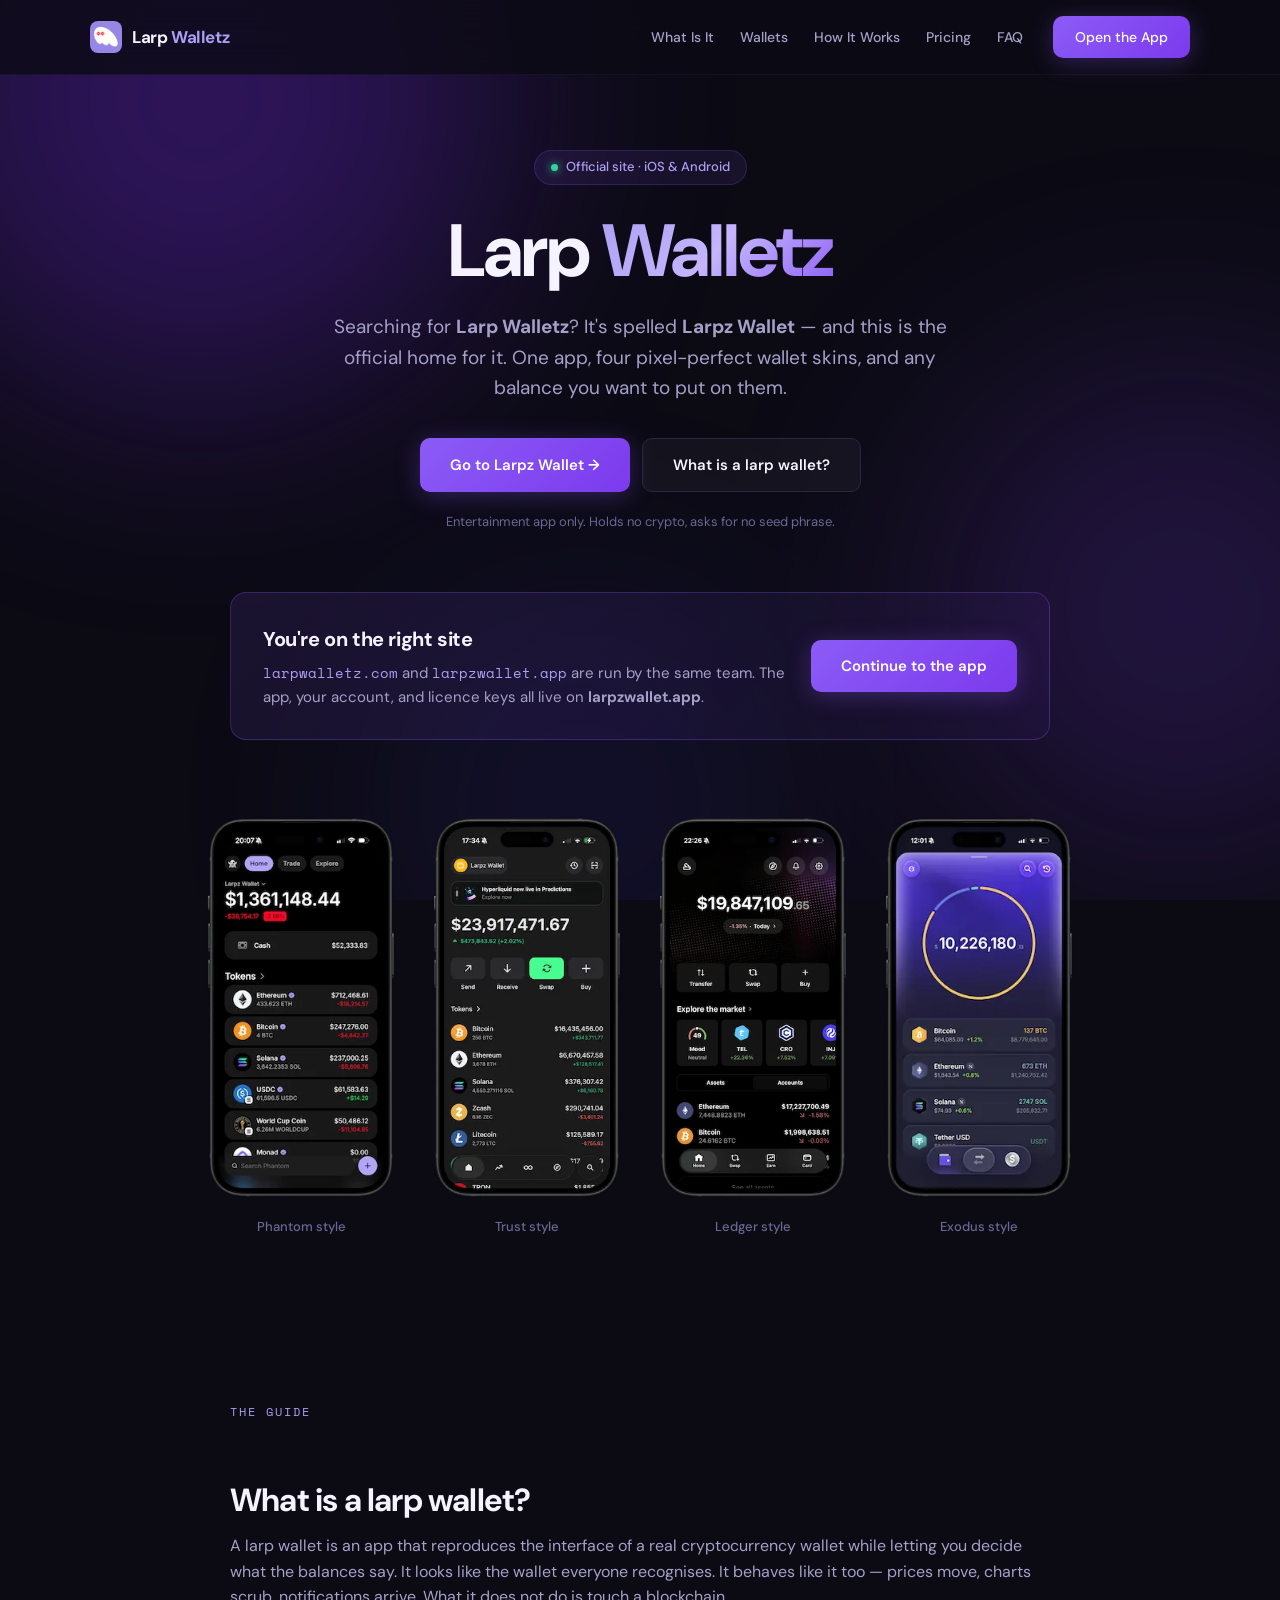
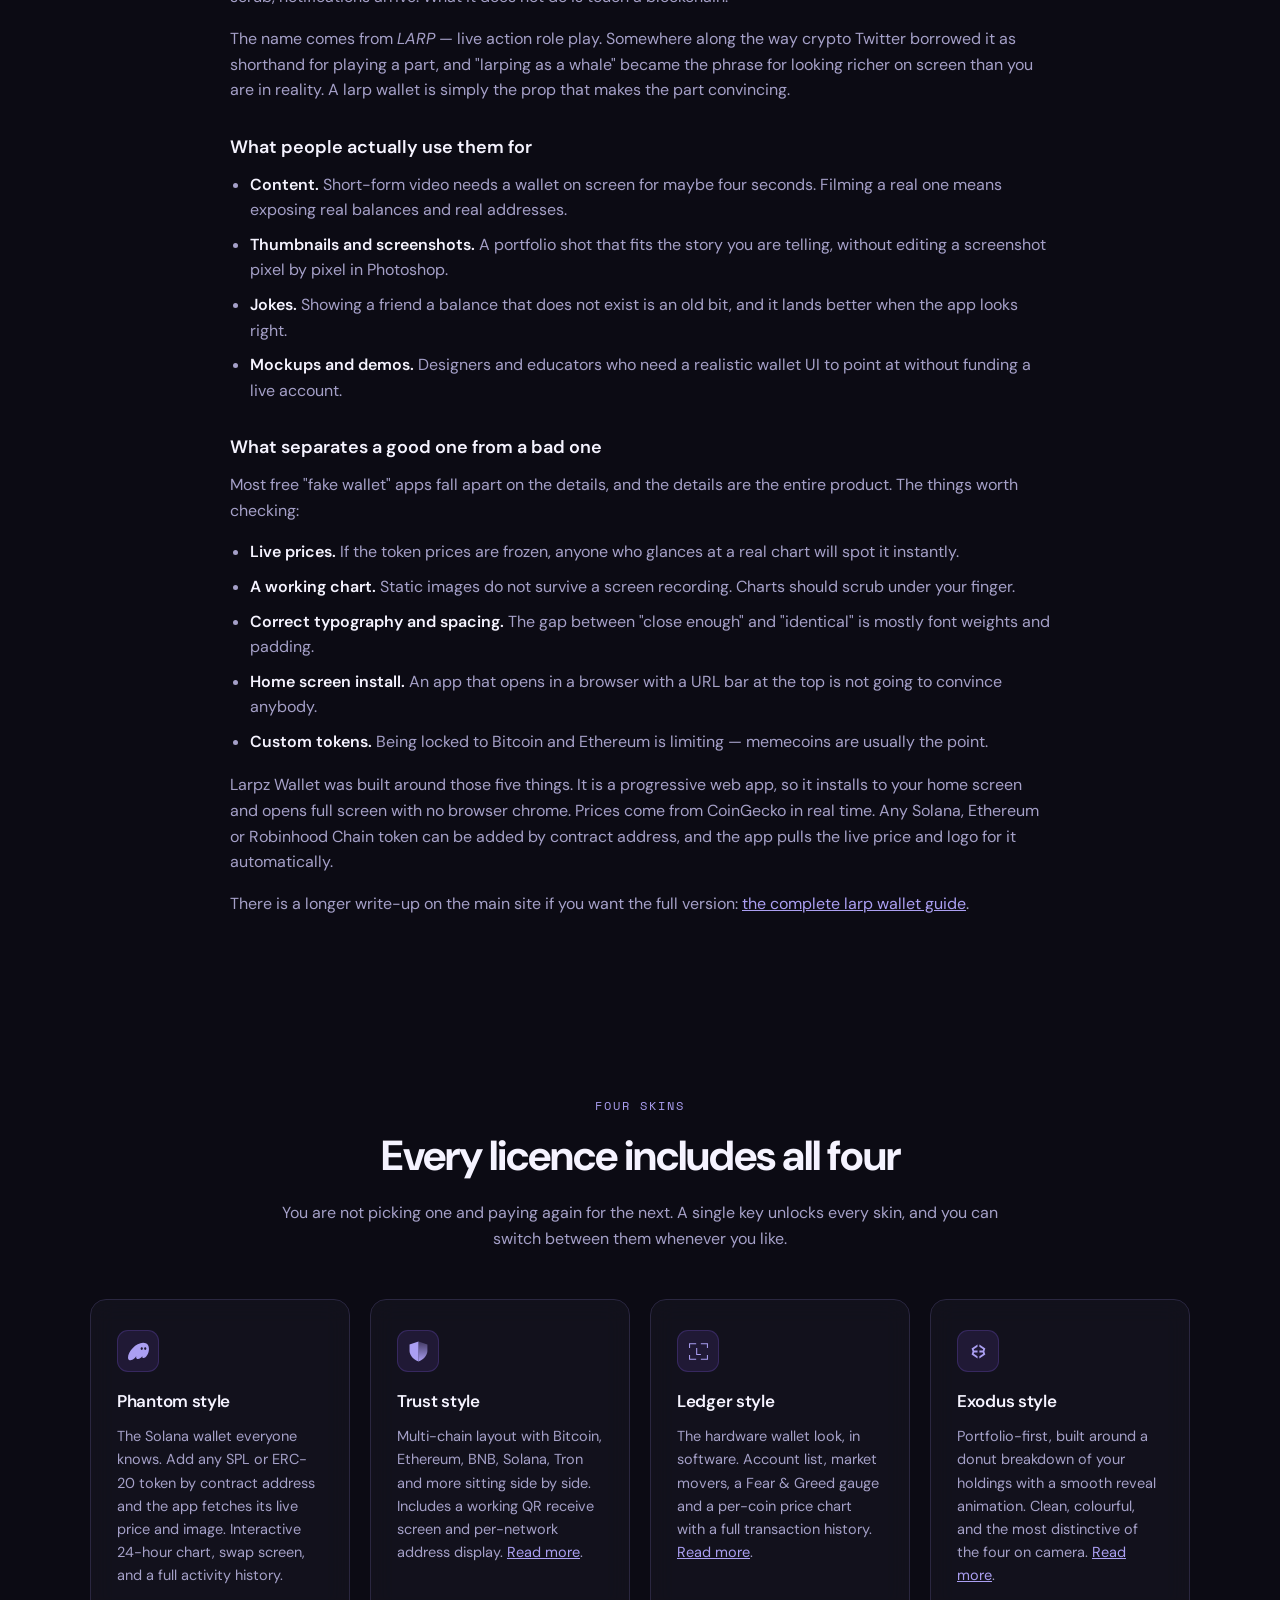
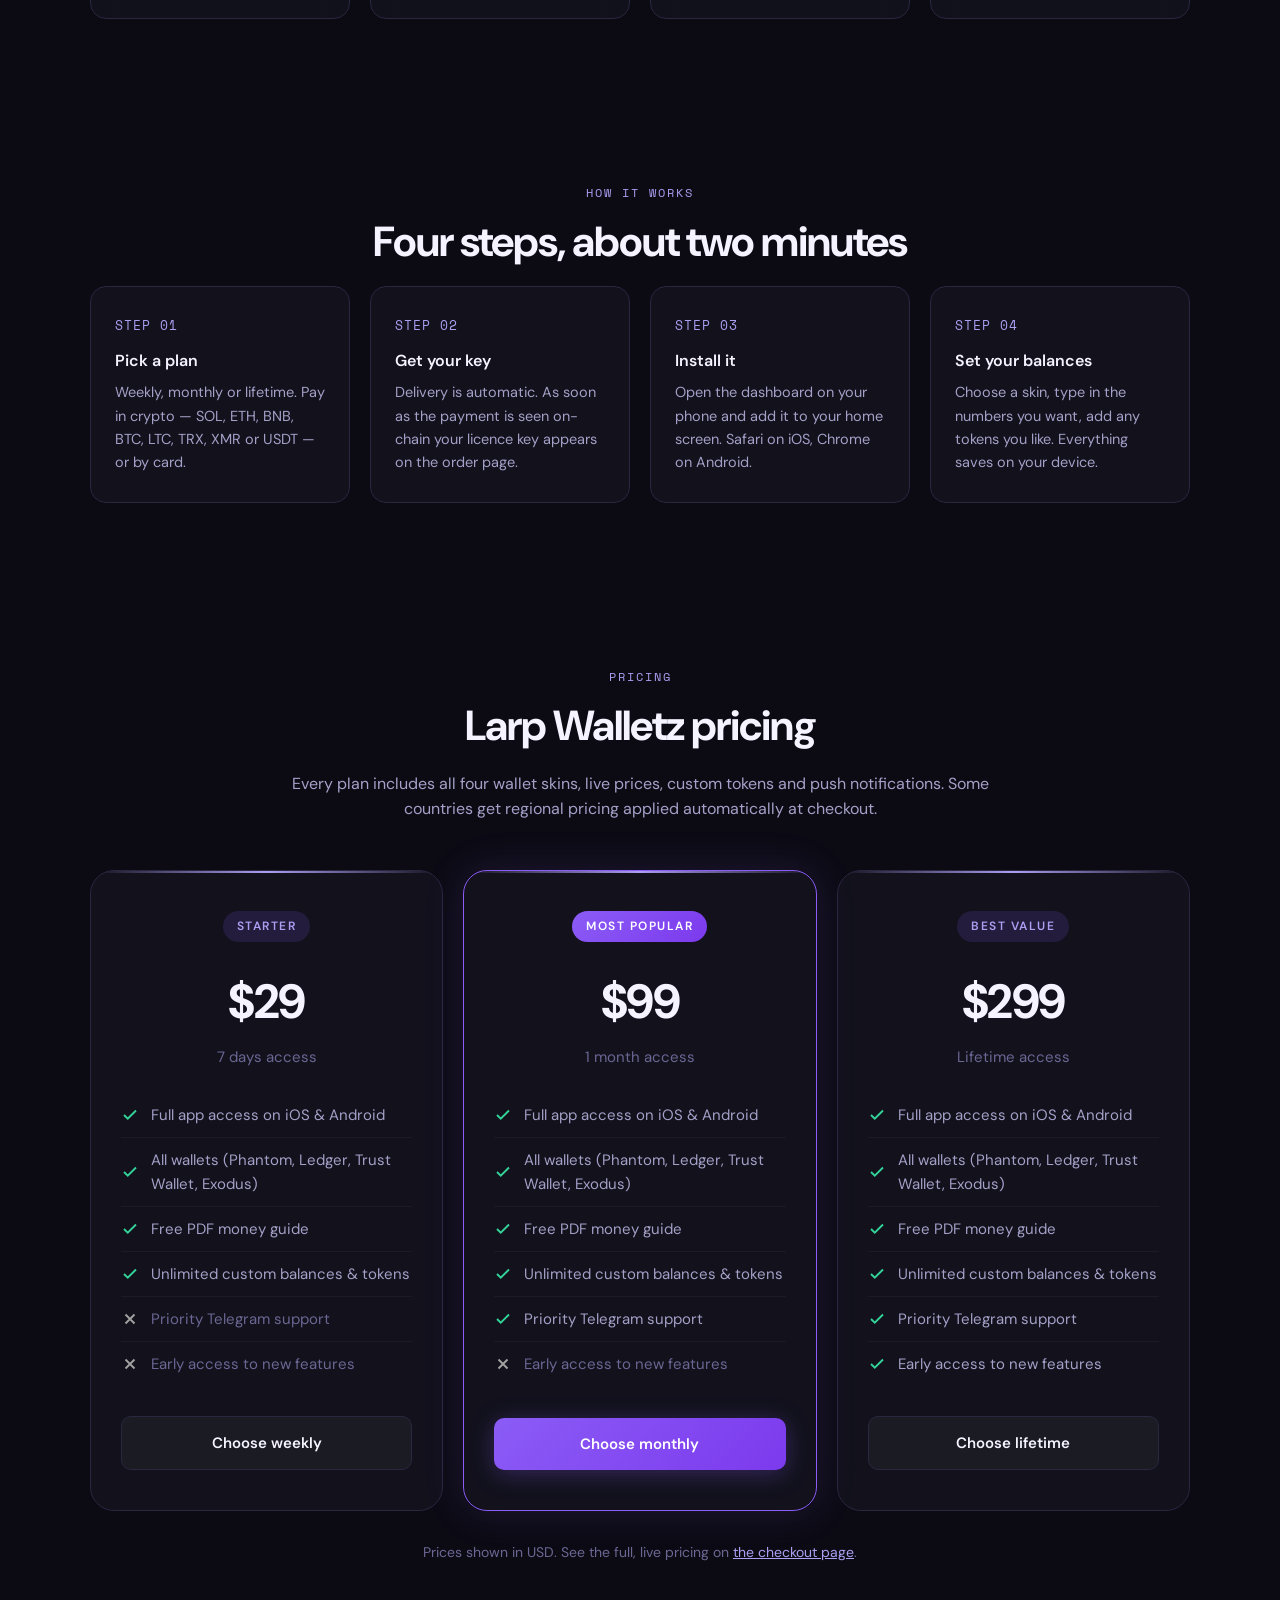
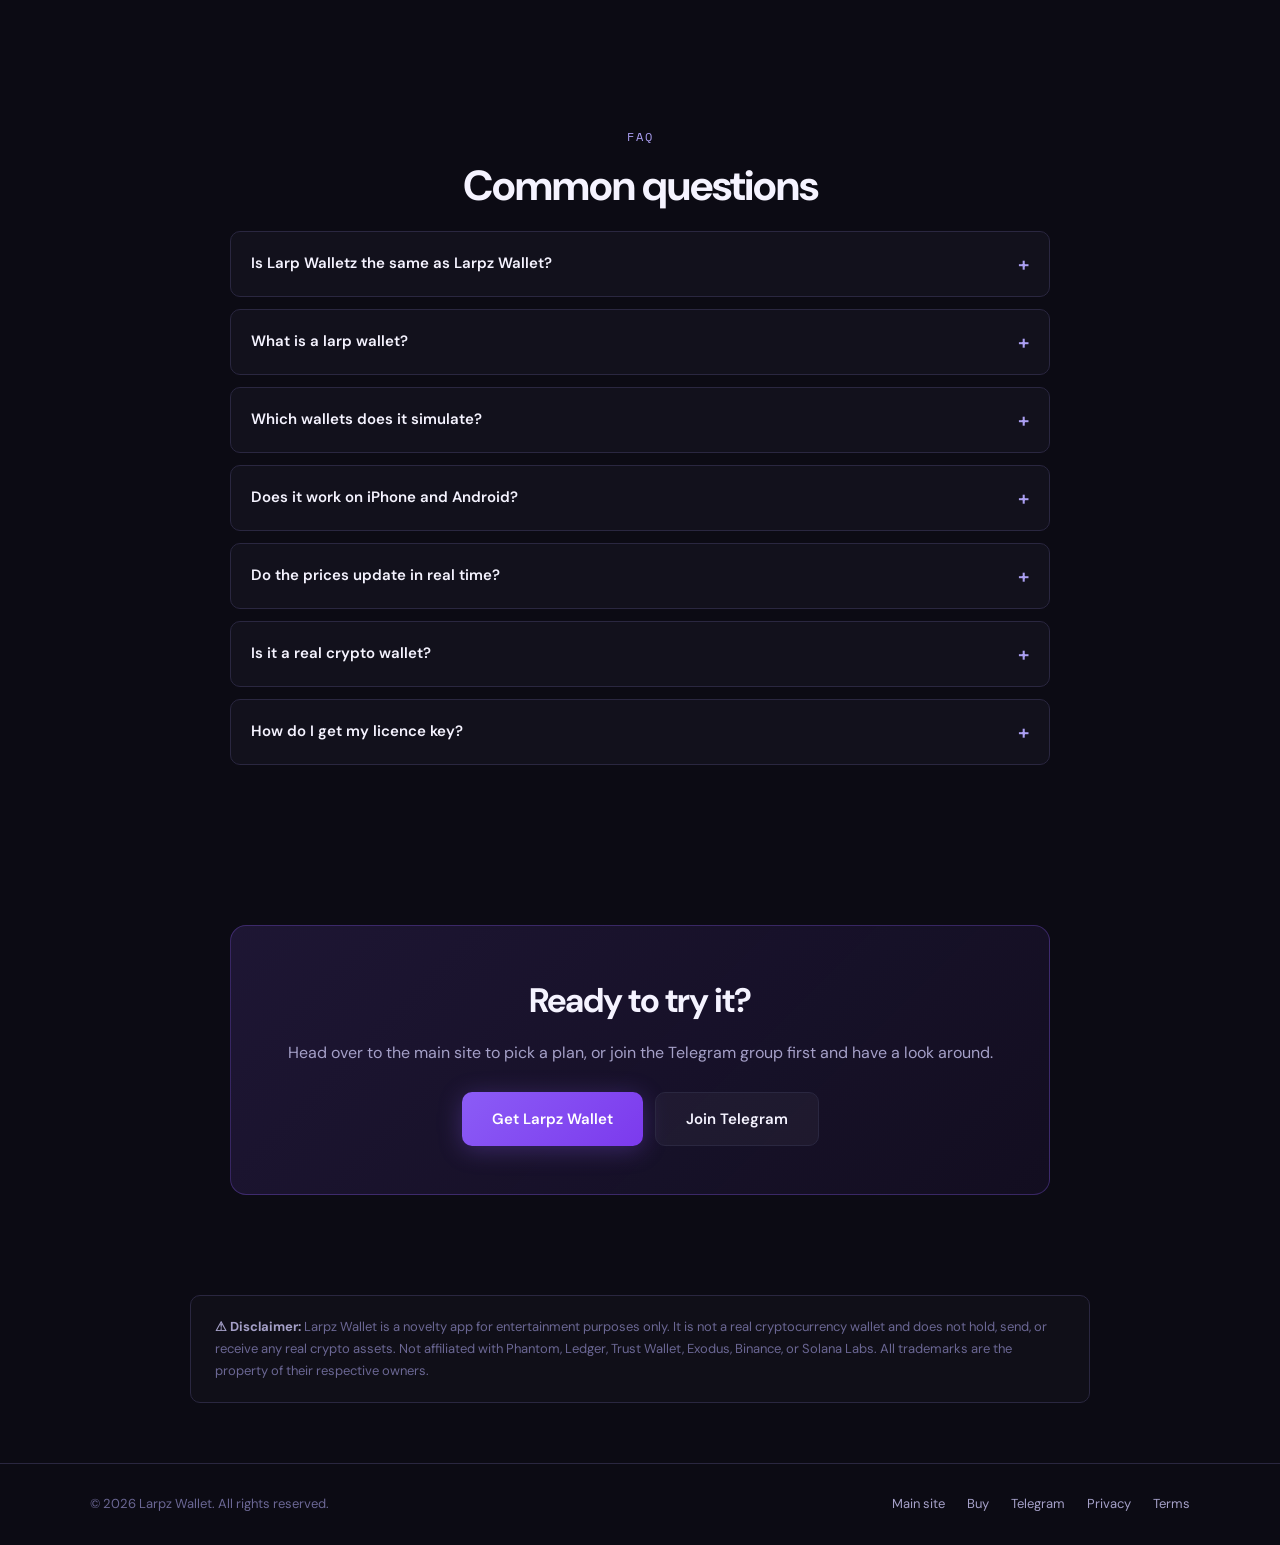
<file: index.html>
<!DOCTYPE html>
<html lang="en">
<head>
<meta charset="UTF-8">
<meta name="viewport" content="width=device-width, initial-scale=1.0">
<title>Larp Walletz — The #1 Larp Wallet App | Larpz Wallet</title>
<meta name="description" content="Looking for Larp Walletz? You've found it. Larpz Wallet is the larp wallet app that simulates Phantom, Trust Wallet, Ledger and Exodus with any custom balance. iOS &amp; Android, from $29.">
<meta name="keywords" content="larp walletz, larpwalletz, larp wallet, larp wallet app, larpz wallet, larpz walletz, larp crypto wallet, fake crypto wallet, wallet simulator, crypto larp app">
<meta name="robots" content="index, follow, max-image-preview:large, max-snippet:-1, max-video-preview:-1">
<meta name="googlebot" content="index, follow, max-image-preview:large, max-snippet:-1, max-video-preview:-1">
<meta name="application-name" content="Larp Walletz">
<meta name="author" content="Larpz Wallet">
<meta name="publisher" content="Larpz Wallet">
<meta name="format-detection" content="telephone=no, address=no, email=no">
<meta name="theme-color" content="#0C0B14">
<link rel="canonical" href="https://larpwalletz.com/">
<meta property="og:site_name" content="Larp Walletz">
<meta property="og:locale" content="en_US">
<meta property="og:type" content="website">
<meta property="og:url" content="https://larpwalletz.com/">
<meta property="og:title" content="Larp Walletz — The #1 Larp Wallet App">
<meta property="og:description" content="Larp Walletz is Larpz Wallet — the larp wallet app that simulates Phantom, Trust Wallet, Ledger and Exodus with any custom balance. Entertainment only.">
<meta property="og:image" content="https://larpwalletz.com/assets/logo.png">
<meta property="og:image:alt" content="Larpz Wallet — larp wallet simulator app">
<meta name="twitter:card" content="summary_large_image">
<meta name="twitter:url" content="https://larpwalletz.com/">
<meta name="twitter:title" content="Larp Walletz — The #1 Larp Wallet App">
<meta name="twitter:description" content="Larp Walletz is Larpz Wallet — simulate Phantom, Trust Wallet, Ledger or Exodus with any custom balance. Entertainment only.">
<meta name="twitter:image" content="https://larpwalletz.com/assets/logo.png">
<link rel="icon" type="image/png" href="/assets/logo.png" sizes="96x96">
<link rel="apple-touch-icon" href="/assets/logo-512.png">
<link rel="alternate" type="text/plain" title="LLMs.txt" href="/llms.txt">
<link rel="preconnect" href="https://fonts.googleapis.com">
<link rel="preconnect" href="https://fonts.gstatic.com" crossorigin>
<link rel="stylesheet" href="https://fonts.googleapis.com/css2?family=DM+Sans:wght@400;500;600;700&family=Space+Mono:wght@400&display=swap">
<link rel="stylesheet" href="/css/style.css?v=2">
<script type="application/ld+json">
[{
  "@context": "https://schema.org",
  "@type": "Organization",
  "name": "Larpz Wallet",
  "alternateName": ["Larp Walletz", "Larpwalletz", "Larp Wallet"],
  "url": "https://larpzwallet.app",
  "logo": "https://larpwalletz.com/assets/logo.png",
  "description": "Larp wallet simulator PWA for iOS and Android. Simulates Phantom, Trust Wallet, Ledger and Exodus interfaces with custom balances. Entertainment only — not a real wallet.",
  "sameAs": [
    "https://larpzwallet.app",
    "https://larpwalletz.com",
    "https://t.me/larpzwalletcom"
  ]
},{
  "@context": "https://schema.org",
  "@type": "WebSite",
  "name": "Larp Walletz",
  "alternateName": "Larpwalletz",
  "url": "https://larpwalletz.com",
  "publisher": { "@type": "Organization", "name": "Larpz Wallet", "url": "https://larpzwallet.app" }
},{
  "@context": "https://schema.org",
  "@type": "SoftwareApplication",
  "name": "Larpz Wallet",
  "alternateName": "Larp Walletz",
  "url": "https://larpzwallet.app",
  "applicationCategory": "EntertainmentApplication",
  "operatingSystem": "iOS, Android",
  "description": "Entertainment PWA that simulates Phantom, Trust Wallet, Ledger and Exodus wallet interfaces with fully custom crypto balances. Not a real wallet.",
  "offers": {
    "@type": "AggregateOffer",
    "lowPrice": "29",
    "highPrice": "299",
    "priceCurrency": "USD",
    "offerCount": "3"
  }
}]
</script>

<script type="application/ld+json">
{
  "@context": "https://schema.org",
  "@type": "FAQPage",
  "mainEntity": [{
    "@type": "Question",
    "name": "Is Larp Walletz the same as Larpz Wallet?",
    "acceptedAnswer": { "@type": "Answer", "text": "Yes. Larp Walletz and Larpwalletz are common spellings of Larpz Wallet. larpwalletz.com is an official domain operated by the same team — the app itself lives at larpzwallet.app, and that is where you sign up, log in and buy a licence key." }
  }, {
    "@type": "Question",
    "name": "What is a larp wallet?",
    "acceptedAnswer": { "@type": "Answer", "text": "A larp wallet is an app that reproduces the interface of a real crypto wallet while letting you set the balances yourself. It holds no crypto and connects to no blockchain. People use them for content creation, video backdrops, screenshots and jokes among friends." }
  }, {
    "@type": "Question",
    "name": "Which wallets does Larpz Wallet simulate?",
    "acceptedAnswer": { "@type": "Answer", "text": "Four: Phantom (Solana, with memecoin support), Trust Wallet (multi-chain), Ledger (hardware-wallet style) and Exodus (portfolio view). Every licence includes all four — you are not buying them separately." }
  }, {
    "@type": "Question",
    "name": "Does it work on iPhone and Android?",
    "acceptedAnswer": { "@type": "Answer", "text": "Yes. It is a progressive web app that installs to your home screen from Safari on iOS or Chrome on Android. There is no App Store download, so there is nothing to be removed or rejected." }
  }, {
    "@type": "Question",
    "name": "How much does Larp Walletz cost?",
    "acceptedAnswer": { "@type": "Answer", "text": "Pricing starts at $29 for a weekly licence, $99 monthly, and $299 for lifetime access. All plans include all four wallet skins. Regional pricing is applied automatically in some countries." }
  }, {
    "@type": "Question",
    "name": "Is it a real crypto wallet?",
    "acceptedAnswer": { "@type": "Answer", "text": "No. It is an entertainment app. It cannot hold, send or receive crypto, it never asks for a seed phrase or private key, and it has no connection to any blockchain. Anything shown on screen is a display value you set yourself." }
  }]
}
</script>

<!-- Google tag (gtag.js) -->
<script async src="https://www.googletagmanager.com/gtag/js?id=G-PG5JWZDDMF"></script>
<script>
  window.dataLayer = window.dataLayer || [];
  function gtag(){dataLayer.push(arguments);}
  gtag('js', new Date());
  gtag('config', 'G-PG5JWZDDMF');
</script>
</head>
<body>

<div class="ambient-bg" aria-hidden="true">
  <div class="orb orb-1"></div>
  <div class="orb orb-2"></div>
  <div class="orb orb-3"></div>
</div>

<nav>
  <div class="nav-inner">
    <a class="logo" href="/">
      <img src="/assets/logo.png" alt="" class="logo-img" width="32" height="32">
      <span class="logo-text">Larp <span>Walletz</span></span>
    </a>
    <div class="nav-links">
      <a href="#what-is">What Is It</a>
      <a href="#wallets">Wallets</a>
      <a href="#how">How It Works</a>
      <a href="#pricing">Pricing</a>
      <a href="#faq">FAQ</a>
      <a class="btn btn-primary" href="https://larpzwallet.app/?utm_source=larpwalletz.com&utm_medium=referral&utm_campaign=alt-domain">Open the App</a>
    </div>
  </div>
</nav>

<main>

  <!-- ============ HERO ============ -->
  <section class="hero">
    <div class="hero-badge"><span class="dot"></span> Official site · iOS &amp; Android</div>
    <h1>Larp <span class="gradient">Walletz</span></h1>
    <p class="hero-sub">
      Searching for <strong>Larp Walletz</strong>? It's spelled <strong>Larpz Wallet</strong> — and this is the
      official home for it. One app, four pixel-perfect wallet skins, and any balance you want to put on them.
    </p>
    <div class="hero-actions">
      <a class="btn btn-primary btn-lg" href="https://larpzwallet.app/?utm_source=larpwalletz.com&utm_medium=referral&utm_campaign=alt-domain">Go to Larpz Wallet →</a>
      <a class="btn btn-ghost btn-lg" href="#what-is">What is a larp wallet?</a>
    </div>
    <p class="hero-note">Entertainment app only. Holds no crypto, asks for no seed phrase.</p>
  </section>

  <section class="official">
    <div class="official-box">
      <div class="official-copy">
        <h2>You're on the right site</h2>
        <p>
          <code>larpwalletz.com</code> and <code>larpzwallet.app</code> are run by the same team.
          The app, your account, and licence keys all live on <strong>larpzwallet.app</strong>.
        </p>
      </div>
      <a class="btn btn-primary btn-lg" href="https://larpzwallet.app/?utm_source=larpwalletz.com&utm_medium=referral&utm_campaign=alt-domain-callout">Continue to the app</a>
    </div>
  </section>

  <section class="phones" aria-label="Wallet skins">
    <div class="phones-track">
      <div class="phone">
        <picture>
          <source type="image/webp" srcset="/assets/mockup-phone.webp">
          <img src="/assets/mockup-phone.png" alt="Larp wallet app showing a Solana wallet interface with a custom balance" width="200" height="406" loading="lazy">
        </picture>
        <span>Phantom style</span>
      </div>
      <div class="phone">
        <picture>
          <source type="image/webp" srcset="/assets/mockup-phone-t.webp">
          <img src="/assets/mockup-phone-t.png" alt="Larp wallet app showing a Trust Wallet style multi-chain interface" width="200" height="406" loading="lazy">
        </picture>
        <span>Trust style</span>
      </div>
      <div class="phone">
        <picture>
          <source type="image/webp" srcset="/assets/mockup-phone-l.webp">
          <img src="/assets/mockup-phone-l.png" alt="Larp wallet app showing a Ledger style hardware wallet interface" width="200" height="406" loading="lazy">
        </picture>
        <span>Ledger style</span>
      </div>
      <div class="phone">
        <picture>
          <source type="image/webp" srcset="/assets/mockup-phone-e.webp">
          <img src="/assets/mockup-phone-e.png" alt="Larp wallet app showing an Exodus style portfolio interface" width="200" height="406" loading="lazy">
        </picture>
        <span>Exodus style</span>
      </div>
    </div>
  </section>

  <section id="what-is">
    <div class="inner-narrow prose">
      <span class="section-label">The Guide</span>
      <h2>What is a larp wallet?</h2>
      <p>
        A larp wallet is an app that reproduces the interface of a real cryptocurrency wallet while letting you
        decide what the balances say. It looks like the wallet everyone recognises. It behaves like it too —
        prices move, charts scrub, notifications arrive. What it does not do is touch a blockchain.
      </p>
      <p>
        The name comes from <em>LARP</em> — live action role play. Somewhere along the way crypto Twitter borrowed
        it as shorthand for playing a part, and "larping as a whale" became the phrase for looking richer on
        screen than you are in reality. A larp wallet is simply the prop that makes the part convincing.
      </p>

      <h3>What people actually use them for</h3>
      <ul>
        <li><strong>Content.</strong> Short-form video needs a wallet on screen for maybe four seconds. Filming a real one means exposing real balances and real addresses.</li>
        <li><strong>Thumbnails and screenshots.</strong> A portfolio shot that fits the story you are telling, without editing a screenshot pixel by pixel in Photoshop.</li>
        <li><strong>Jokes.</strong> Showing a friend a balance that does not exist is an old bit, and it lands better when the app looks right.</li>
        <li><strong>Mockups and demos.</strong> Designers and educators who need a realistic wallet UI to point at without funding a live account.</li>
      </ul>

      <h3>What separates a good one from a bad one</h3>
      <p>
        Most free "fake wallet" apps fall apart on the details, and the details are the entire product. The
        things worth checking:
      </p>
      <ul>
        <li><strong>Live prices.</strong> If the token prices are frozen, anyone who glances at a real chart will spot it instantly.</li>
        <li><strong>A working chart.</strong> Static images do not survive a screen recording. Charts should scrub under your finger.</li>
        <li><strong>Correct typography and spacing.</strong> The gap between "close enough" and "identical" is mostly font weights and padding.</li>
        <li><strong>Home screen install.</strong> An app that opens in a browser with a URL bar at the top is not going to convince anybody.</li>
        <li><strong>Custom tokens.</strong> Being locked to Bitcoin and Ethereum is limiting — memecoins are usually the point.</li>
      </ul>
      <p>
        Larpz Wallet was built around those five things. It is a progressive web app, so it installs to your home
        screen and opens full screen with no browser chrome. Prices come from CoinGecko in real time. Any Solana,
        Ethereum or Robinhood Chain token can be added by contract address, and the app pulls the live price and
        logo for it automatically.
      </p>
      <p>
        There is a longer write-up on the main site if you want the full version:
        <a href="https://larpzwallet.app/larp-wallet?utm_source=larpwalletz.com&utm_medium=referral&utm_campaign=alt-domain">the complete larp wallet guide</a>.
      </p>
    </div>
  </section>

  <section id="wallets">
    <div class="inner text-center">
      <span class="section-label">Four Skins</span>
      <h2 class="section-title">Every licence includes all four</h2>
      <p class="section-intro">
        You are not picking one and paying again for the next. A single key unlocks every skin, and you can
        switch between them whenever you like.
      </p>
    </div>
    <div class="inner grid">
      <div class="card">
        <div class="card-icon"><svg xmlns="http://www.w3.org/2000/svg" viewBox="0 0 593 493" fill="none" aria-hidden="true"><path d="M70.0546 493C145.604 493 202.38 427.297 236.263 375.378C232.142 386.865 229.852 398.351 229.852 409.378C229.852 439.703 247.252 461.297 281.592 461.297C328.753 461.297 379.119 419.946 405.218 375.378C403.386 381.811 402.471 387.784 402.471 393.297C402.471 414.432 414.375 427.757 438.643 427.757C515.108 427.757 592.03 292.216 592.03 173.676C592.03 81.3243 545.327 0 428.112 0C222.069 0 0 251.784 0 414.432C0 478.297 34.3405 493 70.0546 493ZM357.141 163.568C357.141 140.595 369.962 124.514 388.734 124.514C407.049 124.514 419.87 140.595 419.87 163.568C419.87 186.541 407.049 203.081 388.734 203.081C369.962 203.081 357.141 186.541 357.141 163.568ZM455.126 163.568C455.126 140.595 467.947 124.514 486.719 124.514C505.034 124.514 517.855 140.595 517.855 163.568C517.855 186.541 505.034 203.081 486.719 203.081C467.947 203.081 455.126 186.541 455.126 163.568Z" fill="currentColor"/></svg></div>
        <h3>Phantom style</h3>
        <p>
          The Solana wallet everyone knows. Add any SPL or ERC-20 token by contract address and the app fetches
          its live price and image. Interactive 24-hour chart, swap screen, and a full activity history.
        </p>
      </div>
      <div class="card">
        <div class="card-icon"><svg xmlns="http://www.w3.org/2000/svg" viewBox="0 0 512 512" fill-rule="evenodd" clip-rule="evenodd" aria-hidden="true"><defs><linearGradient id="trustFade" x1="0" y1="0" x2="0" y2="1" gradientUnits="objectBoundingBox"><stop offset="0" stop-color="currentColor" stop-opacity="0.25"/><stop offset="1" stop-color="currentColor" stop-opacity="1"/></linearGradient></defs><path d="M37.523 83.593L255.21 13.046v488.371C99.709 436.301 37.523 311.5 37.523 240.964V83.593z" fill="currentColor"/><path d="M472.897 83.593L255.21 13.046v488.371C410.711 436.301 472.897 311.5 472.897 240.964V83.593z" fill="url(#trustFade)"/></svg></div>
        <h3>Trust style</h3>
        <p>
          Multi-chain layout with Bitcoin, Ethereum, BNB, Solana, Tron and more sitting side by side. Includes a
          working QR receive screen and per-network address display.
          <a href="https://larpzwallet.app/fake-trust-wallet?utm_source=larpwalletz.com&utm_medium=referral&utm_campaign=alt-domain">Read more</a>.
        </p>
      </div>
      <div class="card">
        <div class="card-icon"><svg xmlns="http://www.w3.org/2000/svg" viewBox="0 0 500 500" fill="currentColor" aria-hidden="true"><path d="M25,334.635v111.231h169.264v-24.667H49.663v-86.564H25z M450.336,334.635v86.564h-144.6v24.661H475V334.635H450.336z M194.511,165.365v169.264h111.225v-22.245h-86.564V165.365H194.511z M25,54.134v111.231h24.663V78.796h144.602V54.134H25z M305.736,54.134v24.662h144.6v86.569H475V54.134H305.736z"/></svg></div>
        <h3>Ledger style</h3>
        <p>
          The hardware wallet look, in software. Account list, market movers, a Fear &amp; Greed gauge and a
          per-coin price chart with a full transaction history.
          <a href="https://larpzwallet.app/fake-ledger-wallet?utm_source=larpwalletz.com&utm_medium=referral&utm_campaign=alt-domain">Read more</a>.
        </p>
      </div>
      <div class="card">
        <div class="card-icon"><svg xmlns="http://www.w3.org/2000/svg" viewBox="5 5 30 30" aria-hidden="true"><g fill="currentColor" fill-rule="evenodd"><path d="M10.12 15.584L18.637 10v3.122l-5.464 3.55.643 2.034h4.82v2.588h-4.82l-.643 2.033 5.464 3.55V30l-8.517-5.567 1.393-4.424-1.393-4.425zM26.047 21.294h-4.803v-2.588h4.82l.625-2.033-5.445-3.55V10l8.517 5.584-1.393 4.425 1.393 4.424L21.226 30v-3.122l5.463-3.55-.642-2.034z"/></g></svg></div>
        <h3>Exodus style</h3>
        <p>
          Portfolio-first, built around a donut breakdown of your holdings with a smooth reveal animation.
          Clean, colourful, and the most distinctive of the four on camera.
          <a href="https://larpzwallet.app/fake-exodus-wallet?utm_source=larpwalletz.com&utm_medium=referral&utm_campaign=alt-domain">Read more</a>.
        </p>
      </div>
    </div>
  </section>

  <section id="how">
    <div class="inner text-center">
      <span class="section-label">How It Works</span>
      <h2 class="section-title">Four steps, about two minutes</h2>
    </div>
    <div class="inner steps">
      <div class="step">
        <span class="step-num">STEP 01</span>
        <h3>Pick a plan</h3>
        <p>Weekly, monthly or lifetime. Pay in crypto — SOL, ETH, BNB, BTC, LTC, TRX, XMR or USDT — or by card.</p>
      </div>
      <div class="step">
        <span class="step-num">STEP 02</span>
        <h3>Get your key</h3>
        <p>Delivery is automatic. As soon as the payment is seen on-chain your licence key appears on the order page.</p>
      </div>
      <div class="step">
        <span class="step-num">STEP 03</span>
        <h3>Install it</h3>
        <p>Open the dashboard on your phone and add it to your home screen. Safari on iOS, Chrome on Android.</p>
      </div>
      <div class="step">
        <span class="step-num">STEP 04</span>
        <h3>Set your balances</h3>
        <p>Choose a skin, type in the numbers you want, add any tokens you like. Everything saves on your device.</p>
      </div>
    </div>
  </section>

  <section id="pricing">
    <div class="inner text-center">
      <span class="section-label">Pricing</span>
      <h2 class="section-title">Larp Walletz pricing</h2>
      <p class="section-intro">
        Every plan includes all four wallet skins, live prices, custom tokens and push notifications.
        Some countries get regional pricing applied automatically at checkout.
      </p>
    </div>
    <!-- NOTE: these three figures mirror backend/pricing-config.js on the main site.
         If prices change there, update them here and in the SoftwareApplication JSON-LD above. -->
    <div class="inner price-grid">
      <div class="price-card">
        <div class="tag">Starter</div>
        <div class="price-amount">$29</div>
        <div class="price-period">7 days access</div>
        <ul>
          <li><svg fill="none" stroke="currentColor" stroke-width="2.5" viewBox="0 0 24 24" aria-hidden="true"><path d="M20 6L9 17l-5-5"/></svg>Full app access on iOS &amp; Android</li>
          <li><svg fill="none" stroke="currentColor" stroke-width="2.5" viewBox="0 0 24 24" aria-hidden="true"><path d="M20 6L9 17l-5-5"/></svg>All wallets (Phantom, Ledger, Trust Wallet, Exodus)</li>
          <li><svg fill="none" stroke="currentColor" stroke-width="2.5" viewBox="0 0 24 24" aria-hidden="true"><path d="M20 6L9 17l-5-5"/></svg>Free PDF money guide</li>
          <li><svg fill="none" stroke="currentColor" stroke-width="2.5" viewBox="0 0 24 24" aria-hidden="true"><path d="M20 6L9 17l-5-5"/></svg>Unlimited custom balances &amp; tokens</li>
          <li class="off"><svg fill="none" stroke="#A2A2A2" stroke-width="2.5" viewBox="0 0 24 24" aria-hidden="true"><path d="M18 6L6 18M6 6l12 12"/></svg>Priority Telegram support</li>
          <li class="off"><svg fill="none" stroke="#A2A2A2" stroke-width="2.5" viewBox="0 0 24 24" aria-hidden="true"><path d="M18 6L6 18M6 6l12 12"/></svg>Early access to new features</li>
        </ul>
        <a class="btn btn-ghost" href="https://larpzwallet.app/buy?utm_source=larpwalletz.com&utm_medium=referral&utm_campaign=alt-domain&pkg=weekly">Choose weekly</a>
      </div>
      <div class="price-card featured">
        <div class="tag tag-hot">Most Popular</div>
        <div class="price-amount">$99</div>
        <div class="price-period">1 month access</div>
        <ul>
          <li><svg fill="none" stroke="currentColor" stroke-width="2.5" viewBox="0 0 24 24" aria-hidden="true"><path d="M20 6L9 17l-5-5"/></svg>Full app access on iOS &amp; Android</li>
          <li><svg fill="none" stroke="currentColor" stroke-width="2.5" viewBox="0 0 24 24" aria-hidden="true"><path d="M20 6L9 17l-5-5"/></svg>All wallets (Phantom, Ledger, Trust Wallet, Exodus)</li>
          <li><svg fill="none" stroke="currentColor" stroke-width="2.5" viewBox="0 0 24 24" aria-hidden="true"><path d="M20 6L9 17l-5-5"/></svg>Free PDF money guide</li>
          <li><svg fill="none" stroke="currentColor" stroke-width="2.5" viewBox="0 0 24 24" aria-hidden="true"><path d="M20 6L9 17l-5-5"/></svg>Unlimited custom balances &amp; tokens</li>
          <li><svg fill="none" stroke="currentColor" stroke-width="2.5" viewBox="0 0 24 24" aria-hidden="true"><path d="M20 6L9 17l-5-5"/></svg>Priority Telegram support</li>
          <li class="off"><svg fill="none" stroke="#A2A2A2" stroke-width="2.5" viewBox="0 0 24 24" aria-hidden="true"><path d="M18 6L6 18M6 6l12 12"/></svg>Early access to new features</li>
        </ul>
        <a class="btn btn-primary" href="https://larpzwallet.app/buy?utm_source=larpwalletz.com&utm_medium=referral&utm_campaign=alt-domain&pkg=monthly">Choose monthly</a>
      </div>
      <div class="price-card">
        <div class="tag">Best Value</div>
        <div class="price-amount">$299</div>
        <div class="price-period">Lifetime access</div>
        <ul>
          <li><svg fill="none" stroke="currentColor" stroke-width="2.5" viewBox="0 0 24 24" aria-hidden="true"><path d="M20 6L9 17l-5-5"/></svg>Full app access on iOS &amp; Android</li>
          <li><svg fill="none" stroke="currentColor" stroke-width="2.5" viewBox="0 0 24 24" aria-hidden="true"><path d="M20 6L9 17l-5-5"/></svg>All wallets (Phantom, Ledger, Trust Wallet, Exodus)</li>
          <li><svg fill="none" stroke="currentColor" stroke-width="2.5" viewBox="0 0 24 24" aria-hidden="true"><path d="M20 6L9 17l-5-5"/></svg>Free PDF money guide</li>
          <li><svg fill="none" stroke="currentColor" stroke-width="2.5" viewBox="0 0 24 24" aria-hidden="true"><path d="M20 6L9 17l-5-5"/></svg>Unlimited custom balances &amp; tokens</li>
          <li><svg fill="none" stroke="currentColor" stroke-width="2.5" viewBox="0 0 24 24" aria-hidden="true"><path d="M20 6L9 17l-5-5"/></svg>Priority Telegram support</li>
          <li><svg fill="none" stroke="currentColor" stroke-width="2.5" viewBox="0 0 24 24" aria-hidden="true"><path d="M20 6L9 17l-5-5"/></svg>Early access to new features</li>
        </ul>
        <a class="btn btn-ghost" href="https://larpzwallet.app/buy?utm_source=larpwalletz.com&utm_medium=referral&utm_campaign=alt-domain&pkg=lifetime">Choose lifetime</a>
      </div>
    </div>
    <div class="inner text-center">
      <p style="color:var(--text-muted);font-size:14px;">
        Prices shown in USD. See the full, live pricing on
        <a href="https://larpzwallet.app/buy?utm_source=larpwalletz.com&utm_medium=referral&utm_campaign=alt-domain">the checkout page</a>.
      </p>
    </div>
  </section>

  <section id="faq">
    <div class="inner-narrow text-center">
      <span class="section-label">FAQ</span>
      <h2 class="section-title">Common questions</h2>
    </div>
    <div class="inner-narrow faq-list">
      <div class="faq-item">
        <button class="faq-q" aria-expanded="false">Is Larp Walletz the same as Larpz Wallet?</button>
        <div class="faq-a"><p>Yes. "Larp Walletz" and "Larpwalletz" are how a lot of people write it, so we registered the domain to make sure they land in the right place. Same team, same app. The product itself lives at larpzwallet.app — that is where you sign up, log in and buy a key.</p></div>
      </div>
      <div class="faq-item">
        <button class="faq-q" aria-expanded="false">What is a larp wallet?</button>
        <div class="faq-a"><p>An app that reproduces a real crypto wallet's interface while letting you set the balances yourself. It holds no crypto and connects to no blockchain. People use them for content, screenshots, mockups and jokes.</p></div>
      </div>
      <div class="faq-item">
        <button class="faq-q" aria-expanded="false">Which wallets does it simulate?</button>
        <div class="faq-a"><p>Four — Phantom, Trust Wallet, Ledger and Exodus. Every licence includes all of them, so you are not buying them one at a time, and you can switch skins whenever you like.</p></div>
      </div>
      <div class="faq-item">
        <button class="faq-q" aria-expanded="false">Does it work on iPhone and Android?</button>
        <div class="faq-a"><p>Yes. It is a progressive web app that installs to your home screen — Safari on iOS, Chrome on Android. Because there is no App Store download, there is nothing that can be rejected or pulled later.</p></div>
      </div>
      <div class="faq-item">
        <button class="faq-q" aria-expanded="false">Do the prices update in real time?</button>
        <div class="faq-a"><p>Yes. Token prices come from CoinGecko and refresh while the app is open, and the charts are interactive — you can drag along them to read the price at any point. Custom tokens pull their price and logo from DexScreener.</p></div>
      </div>
      <div class="faq-item">
        <button class="faq-q" aria-expanded="false">Is it a real crypto wallet?</button>
        <div class="faq-a"><p>No, and this matters. It is an entertainment app. It cannot hold, send or receive crypto. It never asks for a seed phrase or a private key, because it has nothing to do with a blockchain. Every number on screen is a display value you typed in yourself.</p></div>
      </div>
      <div class="faq-item">
        <button class="faq-q" aria-expanded="false">How do I get my licence key?</button>
        <div class="faq-a"><p>Automatically. Once your payment is detected — on-chain for crypto, or via the processor for card payments — your key is generated and shown on the order status page, usually within a few minutes.</p></div>
      </div>
    </div>
  </section>

  <section class="cta-band">
    <div class="cta-box">
      <h2>Ready to try it?</h2>
      <p>Head over to the main site to pick a plan, or join the Telegram group first and have a look around.</p>
      <div class="hero-actions">
        <a class="btn btn-primary btn-lg" href="https://larpzwallet.app/buy?utm_source=larpwalletz.com&utm_medium=referral&utm_campaign=alt-domain-cta">Get Larpz Wallet</a>
        <a class="btn btn-ghost btn-lg" href="https://t.me/+r3OvV-QfmwRiMGQ0" target="_blank" rel="noopener noreferrer">Join Telegram</a>
      </div>
    </div>
  </section>

  <section class="disclaimer">
    <div class="disclaimer-box">
      <p>
        <strong>⚠ Disclaimer:</strong> Larpz Wallet is a novelty app for entertainment purposes only. It is not a
        real cryptocurrency wallet and does not hold, send, or receive any real crypto assets. Not affiliated with
        Phantom, Ledger, Trust Wallet, Exodus, Binance, or Solana Labs. All trademarks are the property of their
        respective owners.
      </p>
    </div>
  </section>

</main>

<footer>
  <div class="footer-inner">
    <div class="footer-copy">© 2026 Larpz Wallet. All rights reserved.</div>
    <div class="footer-links">
      <a href="https://larpzwallet.app/?utm_source=larpwalletz.com&utm_medium=referral&utm_campaign=alt-domain-footer">Main site</a>
      <a href="https://larpzwallet.app/buy?utm_source=larpwalletz.com&utm_medium=referral&utm_campaign=alt-domain-footer">Buy</a>
      <a href="https://t.me/+r3OvV-QfmwRiMGQ0" target="_blank" rel="noopener noreferrer">Telegram</a>
      <a href="https://larpzwallet.app/privacy">Privacy</a>
      <a href="https://larpzwallet.app/terms">Terms</a>
    </div>
  </div>
</footer>

<script>
  document.querySelectorAll('.faq-q').forEach(function (btn) {
    btn.addEventListener('click', function () {
      var item = btn.parentElement;
      var open = item.classList.toggle('open');
      btn.setAttribute('aria-expanded', open ? 'true' : 'false');
    });
  });
</script>

</body>
</html>
</file>
<file: css/style.css>
/* Larp Walletz — larpwalletz.com
   Standalone stylesheet. Design tokens mirror larpzwallet.app so the two
   sites read as one brand, but this file has no dependency on main.css. */

:root {
  --bg-primary: #0C0B14;
  --bg-secondary: #13121D;
  --bg-card: #19182480;
  --bg-card-solid: #191824;
  --purple-primary: #AB9FF2;
  --purple-bright: #8B5CF6;
  --purple-glow: #7C3AED;
  --purple-deep: #6D28D9;
  --white: #FFFFFF;
  --text-primary: #F5F3FF;
  --text-secondary: #A5A0C8;
  --text-muted: #6B6794;
  --border: #2A2740;
  --success: #34D399;
  --radius: 16px;
  --radius-sm: 10px;
}

* { margin: 0; padding: 0; box-sizing: border-box; }

html {
  scroll-behavior: smooth;
  scrollbar-width: thin;
  scrollbar-color: var(--purple-primary) var(--bg-primary);
}

body {
  font-family: 'DM Sans', -apple-system, BlinkMacSystemFont, 'Segoe UI', sans-serif;
  background: var(--bg-primary);
  color: var(--text-primary);
  overflow-x: hidden;
  -webkit-font-smoothing: antialiased;
  line-height: 1.6;
}

img { max-width: 100%; display: block; }
a { color: var(--purple-primary); }

/* ---------- ambient background ---------- */
.ambient-bg {
  position: fixed;
  inset: 0;
  pointer-events: none;
  z-index: 0;
  overflow: hidden;
}
.ambient-bg .orb {
  position: absolute;
  border-radius: 50%;
  filter: blur(120px);
  opacity: 0.35;
  animation: orbFloat 20s ease-in-out infinite;
}
.ambient-bg .orb-1 {
  width: 600px; height: 600px;
  background: var(--purple-deep);
  top: -200px; left: -100px;
}
.ambient-bg .orb-2 {
  width: 500px; height: 500px;
  background: var(--purple-glow);
  top: 40%; right: -150px;
  animation-delay: -7s;
  opacity: 0.2;
}
.ambient-bg .orb-3 {
  width: 400px; height: 400px;
  background: #4338CA;
  bottom: -100px; left: 30%;
  animation-delay: -14s;
  opacity: 0.15;
}
@keyframes orbFloat {
  0%, 100% { transform: translate(0, 0) scale(1); }
  33% { transform: translate(30px, -20px) scale(1.05); }
  66% { transform: translate(-20px, 15px) scale(0.95); }
}

@keyframes fadeUp {
  from { opacity: 0; transform: translateY(20px); }
  to { opacity: 1; transform: translateY(0); }
}

/* ---------- nav ---------- */
nav {
  position: fixed; top: 0; left: 0; right: 0;
  z-index: 100;
  padding: 16px 24px;
  background: rgba(12, 11, 20, 0.8);
  backdrop-filter: blur(24px);
  -webkit-backdrop-filter: blur(24px);
  border-bottom: 1px solid rgba(171, 159, 242, 0.06);
}
.nav-inner {
  max-width: 1100px;
  margin: 0 auto;
  display: flex;
  align-items: center;
  justify-content: space-between;
  gap: 16px;
}
.logo {
  display: inline-flex;
  align-items: center;
  gap: 10px;
  text-decoration: none;
  color: var(--text-primary);
}
.logo-img { width: 32px; height: 32px; border-radius: 8px; }
.logo-text {
  font-size: 17px;
  font-weight: 700;
  letter-spacing: -0.4px;
}
.logo-text span { color: var(--purple-primary); }
.nav-links {
  display: flex;
  align-items: center;
  gap: 26px;
}
.nav-links a {
  color: var(--text-secondary);
  text-decoration: none;
  font-size: 14px;
  font-weight: 500;
  transition: color 0.2s;
}
.nav-links a:hover { color: var(--text-primary); }
.nav-links .btn { margin-left: 4px; }

@media (max-width: 720px) {
  .nav-links a:not(.btn) { display: none; }
}

/* ---------- buttons ---------- */
.btn {
  display: inline-flex;
  align-items: center;
  justify-content: center;
  gap: 8px;
  padding: 10px 22px;
  border-radius: var(--radius-sm);
  font-family: inherit;
  font-size: 14px;
  font-weight: 600;
  border: none;
  cursor: pointer;
  transition: all 0.25s;
  text-decoration: none;
  white-space: nowrap;
}
.btn-primary {
  background: linear-gradient(135deg, var(--purple-bright), var(--purple-glow));
  color: #fff !important;
  box-shadow: 0 4px 24px rgba(139, 92, 246, 0.3);
}
.btn-primary:hover {
  transform: translateY(-2px);
  box-shadow: 0 8px 32px rgba(139, 92, 246, 0.45);
}
.btn-ghost {
  background: rgba(255, 255, 255, 0.04);
  border: 1px solid var(--border);
  color: var(--text-primary);
}
.btn-ghost:hover {
  background: rgba(255, 255, 255, 0.08);
  border-color: var(--purple-primary);
}
.btn-lg { padding: 14px 30px; font-size: 15px; }

/* ---------- layout ---------- */
main { position: relative; z-index: 1; }
section { padding: 80px 24px; }
.inner { max-width: 1100px; margin: 0 auto; }
.inner-narrow { max-width: 820px; margin: 0 auto; }

.section-label {
  display: inline-block;
  font-family: 'Space Mono', ui-monospace, monospace;
  font-size: 12px;
  text-transform: uppercase;
  letter-spacing: 2px;
  color: var(--purple-primary);
  margin-bottom: 16px;
}
.section-title {
  font-size: clamp(28px, 4vw, 42px);
  font-weight: 700;
  letter-spacing: -1px;
  line-height: 1.15;
  margin-bottom: 20px;
}
.section-intro {
  color: var(--text-secondary);
  font-size: 16px;
  margin-bottom: 48px;
  max-width: 720px;
}
.text-center { text-align: center; }
.text-center .section-intro { margin-left: auto; margin-right: auto; }

/* ---------- hero ---------- */
.hero {
  padding: 150px 24px 60px;
  text-align: center;
}
.hero-badge {
  display: inline-flex;
  align-items: center;
  gap: 8px;
  padding: 6px 16px;
  background: rgba(139, 92, 246, 0.1);
  border: 1px solid rgba(139, 92, 246, 0.2);
  border-radius: 100px;
  font-size: 13px;
  color: var(--purple-primary);
  font-weight: 500;
  margin-bottom: 28px;
  animation: fadeUp 0.8s ease;
}
.hero-badge .dot {
  width: 7px; height: 7px;
  border-radius: 50%;
  background: var(--success);
  box-shadow: 0 0 8px var(--success);
}
.hero h1 {
  font-size: clamp(40px, 7vw, 74px);
  font-weight: 700;
  line-height: 1.05;
  letter-spacing: -2px;
  margin-bottom: 22px;
  animation: fadeUp 0.8s ease 0.1s both;
}
.hero h1 .gradient {
  background: linear-gradient(135deg, var(--purple-primary), #C4B5FD, var(--purple-bright));
  -webkit-background-clip: text;
  background-clip: text;
  -webkit-text-fill-color: transparent;
}
.hero-sub {
  font-size: clamp(16px, 2vw, 19px);
  color: var(--text-secondary);
  max-width: 660px;
  margin: 0 auto 34px;
  animation: fadeUp 0.8s ease 0.2s both;
}
.hero-actions {
  display: flex;
  gap: 12px;
  justify-content: center;
  flex-wrap: wrap;
  animation: fadeUp 0.8s ease 0.3s both;
}
.hero-note {
  margin-top: 20px;
  font-size: 13px;
  color: var(--text-muted);
}

/* ---------- official-site callout ---------- */
.official {
  padding: 0 24px 70px;
}
.official-box {
  max-width: 820px;
  margin: 0 auto;
  background: linear-gradient(135deg, rgba(139, 92, 246, 0.12), rgba(124, 58, 237, 0.05));
  border: 1px solid rgba(139, 92, 246, 0.28);
  border-radius: var(--radius);
  padding: 30px 32px;
  display: flex;
  align-items: center;
  gap: 24px;
  flex-wrap: wrap;
}
.official-box .official-copy { flex: 1 1 340px; }
.official-box h2 {
  font-size: 20px;
  font-weight: 700;
  margin-bottom: 6px;
  letter-spacing: -0.4px;
}
.official-box p {
  color: var(--text-secondary);
  font-size: 15px;
}
.official-box code {
  font-family: 'Space Mono', ui-monospace, monospace;
  color: var(--purple-primary);
  font-size: 14px;
}

/* ---------- phone strip ---------- */
.phones {
  padding: 0 24px 80px;
  overflow: hidden;
}
.phones-track {
  display: flex;
  gap: 26px;
  justify-content: center;
  align-items: flex-start;
  flex-wrap: wrap;
}
.phone {
  flex: 0 0 auto;
  width: min(200px, 44vw);
  text-align: center;
}
.phone img {
  width: 100%;
  height: auto;
  border-radius: 20px;
}
.phone span {
  display: block;
  margin-top: 12px;
  font-size: 13px;
  color: var(--text-muted);
  font-weight: 500;
}

/* ---------- cards ---------- */
.grid {
  display: grid;
  grid-template-columns: repeat(auto-fit, minmax(260px, 1fr));
  gap: 20px;
}
.card {
  background: var(--bg-card);
  border: 1px solid var(--border);
  border-radius: var(--radius);
  padding: 30px 26px;
  transition: all 0.3s;
  backdrop-filter: blur(12px);
  -webkit-backdrop-filter: blur(12px);
}
.card:hover {
  border-color: rgba(171, 159, 242, 0.35);
  transform: translateY(-3px);
}
.card h3 {
  font-size: 17px;
  font-weight: 600;
  margin-bottom: 10px;
  letter-spacing: -0.3px;
}
.card p {
  color: var(--text-secondary);
  font-size: 14.5px;
}
.card-icon {
  width: 42px; height: 42px;
  border-radius: 11px;
  background: rgba(139, 92, 246, 0.12);
  border: 1px solid rgba(139, 92, 246, 0.22);
  display: flex;
  align-items: center;
  justify-content: center;
  margin-bottom: 16px;
  color: var(--purple-primary);
  font-size: 19px;
}
.card-icon svg {
  width: 21px;
  height: 21px;
  display: block;
}

/* ---------- prose ---------- */
.prose h2 {
  font-size: clamp(24px, 3vw, 32px);
  font-weight: 700;
  letter-spacing: -0.8px;
  margin: 44px 0 14px;
  line-height: 1.2;
}
.prose h2:first-child { margin-top: 0; }
.prose h3 {
  font-size: 18px;
  font-weight: 600;
  margin: 30px 0 10px;
}
.prose p {
  color: var(--text-secondary);
  font-size: 16px;
  margin-bottom: 16px;
}
.prose ul {
  color: var(--text-secondary);
  font-size: 16px;
  margin: 0 0 18px 20px;
}
.prose li { margin-bottom: 9px; }
.prose strong { color: var(--text-primary); font-weight: 600; }

/* ---------- steps ---------- */
.steps {
  display: grid;
  grid-template-columns: repeat(auto-fit, minmax(230px, 1fr));
  gap: 20px;
  counter-reset: step;
}
.step {
  background: var(--bg-card);
  border: 1px solid var(--border);
  border-radius: var(--radius);
  padding: 28px 24px;
}
.step-num {
  font-family: 'Space Mono', ui-monospace, monospace;
  font-size: 13px;
  color: var(--purple-primary);
  letter-spacing: 1px;
  margin-bottom: 12px;
  display: block;
}
.step h3 { font-size: 16px; font-weight: 600; margin-bottom: 8px; }
.step p { color: var(--text-secondary); font-size: 14.5px; }

/* ---------- pricing ---------- */
.price-grid {
  display: grid;
  grid-template-columns: repeat(auto-fit, minmax(250px, 1fr));
  gap: 20px;
  margin-bottom: 30px;
  align-items: stretch;
}
/* Flex column + `ul { flex: 1 }` keeps all three cards the same height and
   pins the buy button to the bottom regardless of feature-list length. */
.price-card {
  background: var(--bg-card);
  border: 1px solid var(--border);
  border-radius: 24px;
  padding: 40px 30px;
  text-align: center;
  position: relative;
  overflow: hidden;
  display: flex;
  flex-direction: column;
  transition: all 0.3s;
}
.price-card::before {
  content: '';
  position: absolute;
  top: 0; left: 0; right: 0;
  height: 2px;
  background: linear-gradient(90deg, transparent, var(--purple-primary), transparent);
}
.price-card.featured {
  border-color: var(--purple-bright);
  box-shadow: 0 0 40px rgba(139, 92, 246, 0.15);
}
.price-card .tag {
  display: inline-block;
  align-self: center;
  background: rgba(139, 92, 246, 0.15);
  color: var(--purple-primary);
  font-size: 12px;
  font-weight: 600;
  text-transform: uppercase;
  letter-spacing: 1.5px;
  padding: 6px 14px;
  border-radius: 100px;
  margin-bottom: 22px;
}
.price-card .tag-hot {
  background: linear-gradient(135deg, var(--purple-bright), var(--purple-glow));
  color: #fff;
}
.price-amount {
  font-size: 48px;
  font-weight: 700;
  letter-spacing: -1.5px;
  margin-bottom: 4px;
}
.price-period {
  font-size: 15px;
  color: var(--text-muted);
  margin-bottom: 24px;
}
.price-card ul {
  list-style: none;
  text-align: left;
  margin-bottom: 30px;
  font-size: 15px;
  color: var(--text-secondary);
  flex: 1;
}
.price-card li {
  display: flex;
  align-items: center;
  gap: 12px;
  padding: 10px 0;
  border-bottom: 1px solid rgba(255, 255, 255, 0.04);
}
.price-card li:last-child { border-bottom: none; }
.price-card li svg {
  width: 18px;
  height: 18px;
  color: var(--success);
  flex-shrink: 0;
}
.price-card li.off { color: var(--text-muted); }
.price-card .btn { width: 100%; justify-content: center; padding: 14px; font-size: 15px; }

/* ---------- FAQ ---------- */
.faq-list {
  display: flex;
  flex-direction: column;
  gap: 12px;
}
.faq-item {
  background: var(--bg-card);
  border: 1px solid var(--border);
  border-radius: var(--radius-sm);
  overflow: hidden;
}
.faq-q {
  width: 100%;
  background: none;
  border: none;
  color: var(--text-primary);
  font-family: inherit;
  font-size: 15px;
  font-weight: 600;
  text-align: left;
  padding: 18px 20px;
  cursor: pointer;
  display: flex;
  justify-content: space-between;
  align-items: center;
  gap: 12px;
  line-height: 1.4;
}
.faq-q::after {
  content: "+";
  font-size: 20px;
  color: var(--purple-primary);
  flex-shrink: 0;
  transition: transform 0.25s;
}
.faq-item.open .faq-q::after { transform: rotate(45deg); }
.faq-a {
  max-height: 0;
  overflow: hidden;
  transition: max-height 0.3s ease;
}
.faq-item.open .faq-a { max-height: 420px; }
.faq-a p {
  padding: 0 20px 18px;
  color: var(--text-secondary);
  font-size: 14.5px;
}

/* ---------- CTA band ---------- */
.cta-band { text-align: center; }
.cta-box {
  max-width: 820px;
  margin: 0 auto;
  background: linear-gradient(135deg, rgba(139, 92, 246, 0.14), rgba(124, 58, 237, 0.06));
  border: 1px solid rgba(139, 92, 246, 0.3);
  border-radius: var(--radius);
  padding: 48px 32px;
}
.cta-box h2 {
  font-size: clamp(24px, 3.4vw, 34px);
  font-weight: 700;
  letter-spacing: -1px;
  margin-bottom: 12px;
}
.cta-box p {
  color: var(--text-secondary);
  margin-bottom: 26px;
  font-size: 16px;
}

/* ---------- disclaimer + footer ---------- */
.disclaimer { padding: 20px 24px 60px; }
.disclaimer-box {
  max-width: 900px;
  margin: 0 auto;
  background: rgba(255, 255, 255, 0.02);
  border: 1px solid var(--border);
  border-radius: var(--radius-sm);
  padding: 20px 24px;
}
.disclaimer-box p {
  font-size: 13px;
  color: var(--text-muted);
  line-height: 1.7;
}
.disclaimer-box strong { color: var(--text-secondary); }

footer {
  border-top: 1px solid var(--border);
  padding: 30px 24px;
  position: relative;
  z-index: 1;
}
.footer-inner {
  max-width: 1100px;
  margin: 0 auto;
  display: flex;
  align-items: center;
  justify-content: space-between;
  gap: 18px;
  flex-wrap: wrap;
}
.footer-copy { font-size: 13px; color: var(--text-muted); }
.footer-links {
  display: flex;
  gap: 22px;
  flex-wrap: wrap;
}
.footer-links a {
  font-size: 13px;
  color: var(--text-secondary);
  text-decoration: none;
  transition: color 0.2s;
}
.footer-links a:hover { color: var(--purple-primary); }

@media (max-width: 640px) {
  section { padding: 60px 20px; }
  .hero { padding: 130px 20px 50px; }
  .official-box { padding: 24px; }
  .footer-inner { justify-content: center; text-align: center; }
}

@media (prefers-reduced-motion: reduce) {
  * { animation: none !important; transition: none !important; scroll-behavior: auto !important; }
}
</file>
